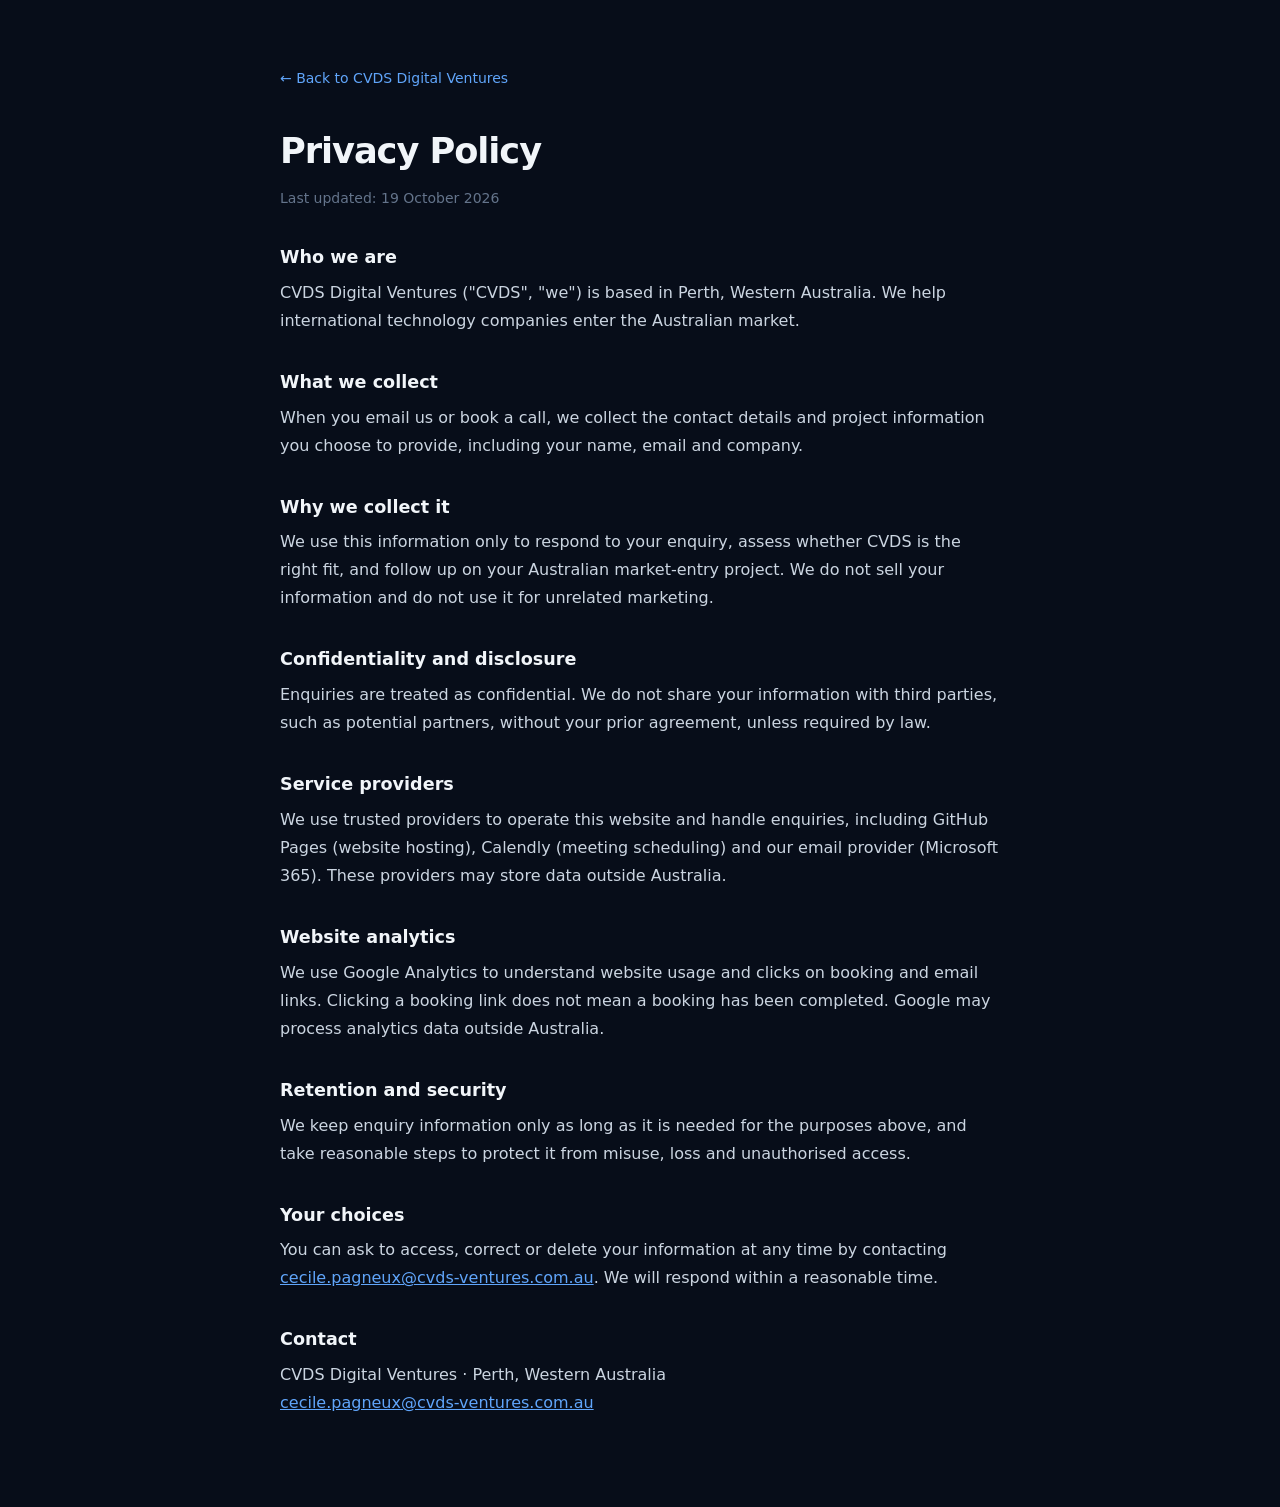
<file: public/privacy.html>
<!doctype html>
<html lang="en">
<head>
<meta charset="utf-8">
<meta name="viewport" content="width=device-width, initial-scale=1">
<title>Privacy Policy | CVDS Digital Ventures</title>
<meta name="description" content="How CVDS Digital Ventures collects and uses information submitted through cvds-ventures.com.au.">
<link rel="icon" href="/favicon.png">
<style>
  body{margin:0;background:#070d19;color:#cbd5e1;font:16px/1.75 system-ui,-apple-system,"Segoe UI",sans-serif}
  main{max-width:720px;margin:0 auto;padding:64px 20px 80px}
  a{color:#60a5fa}
  .back{font-size:14px;text-decoration:none}
  h1{color:#f1f5f9;font-size:2.2rem;letter-spacing:-.03em;margin:28px 0 4px}
  h2{color:#f1f5f9;font-size:1.1rem;margin:32px 0 6px}
  p{margin:0 0 10px}
  .muted{color:#64748b;font-size:14px}
</style>
</head>
<body>
<main>
  <a class="back" href="/">← Back to CVDS Digital Ventures</a>
  <h1>Privacy Policy</h1>
  <p class="muted">Last updated: 19 October 2026</p>

  <h2>Who we are</h2>
  <p>CVDS Digital Ventures ("CVDS", "we") is based in Perth, Western Australia. We help international technology companies enter the Australian market.</p>

  <h2>What we collect</h2>
  <p>When you email us or book a call, we collect the contact details and project information you choose to provide, including your name, email and company.</p>

  <h2>Why we collect it</h2>
  <p>We use this information only to respond to your enquiry, assess whether CVDS is the right fit, and follow up on your Australian market-entry project. We do not sell your information and do not use it for unrelated marketing.</p>

  <h2>Confidentiality and disclosure</h2>
  <p>Enquiries are treated as confidential. We do not share your information with third parties, such as potential partners, without your prior agreement, unless required by law.</p>

  <h2>Service providers</h2>
  <p>We use trusted providers to operate this website and handle enquiries, including GitHub Pages (website hosting), Calendly (meeting scheduling) and our email provider (Microsoft 365). These providers may store data outside Australia.</p>

  <h2>Website analytics</h2><p>We use Google Analytics to understand website usage and clicks on booking and email links. Clicking a booking link does not mean a booking has been completed. Google may process analytics data outside Australia.</p><h2>Retention and security</h2>
  <p>We keep enquiry information only as long as it is needed for the purposes above, and take reasonable steps to protect it from misuse, loss and unauthorised access.</p>

  <h2>Your choices</h2>
  <p>You can ask to access, correct or delete your information at any time by contacting <a href="mailto:cecile.pagneux@cvds-ventures.com.au">cecile.pagneux@cvds-ventures.com.au</a>. We will respond within a reasonable time.</p>

  <h2>Contact</h2>
  <p>CVDS Digital Ventures · Perth, Western Australia<br><a href="mailto:cecile.pagneux@cvds-ventures.com.au">cecile.pagneux@cvds-ventures.com.au</a></p>
</main>
</body>
</html>
</file>
